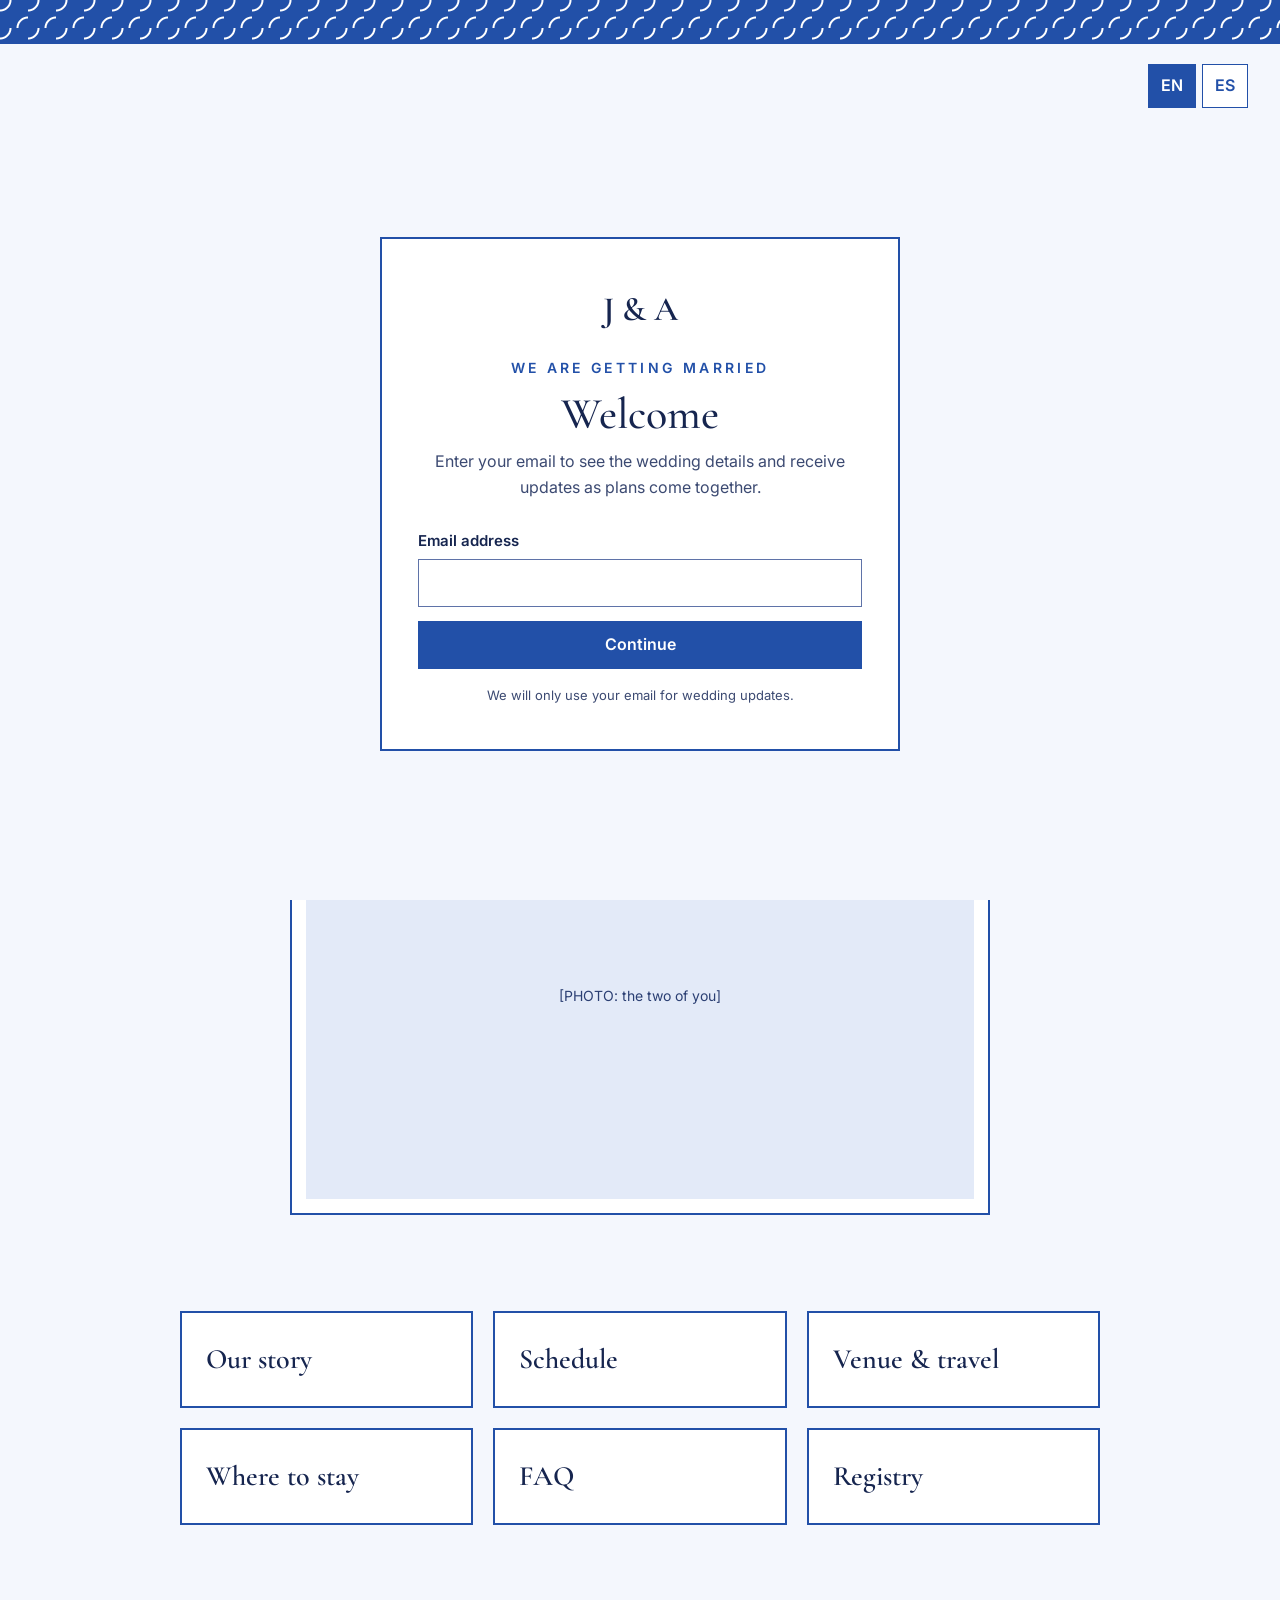
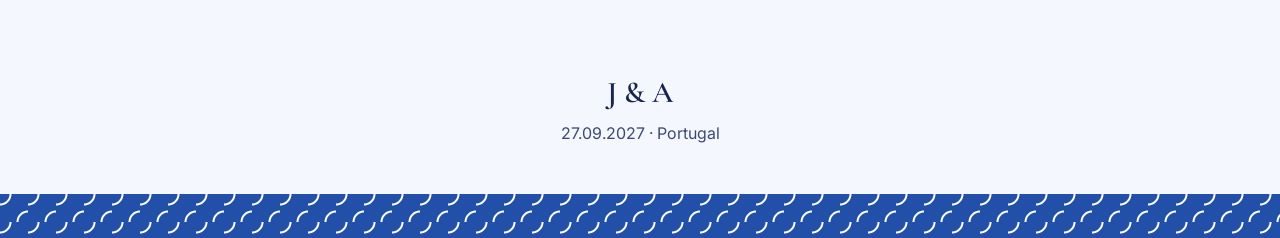
<file: index.html>
<!doctype html>
<html lang="en">
<head>
<meta charset="utf-8">
<meta name="viewport" content="width=device-width, initial-scale=1">
<meta name="robots" content="noindex, nofollow">
<title>Jennifer & Andre</title>
<link rel="preconnect" href="https://fonts.googleapis.com">
<link rel="preconnect" href="https://fonts.gstatic.com" crossorigin>
<link href="https://fonts.googleapis.com/css2?family=Cormorant+Garamond:ital,wght@0,400;0,500;0,600;1,400&family=Inter:wght@400;500;600&display=swap" rel="stylesheet">
<link rel="stylesheet" href="assets/css/styles.css">
</head>
<body data-page="home" data-title="home.title">
<div id="site-header"></div>
<main id="main">
<section class="hero">
<p class="eyebrow" data-i18n="tagline">We are getting married</p>
<h1>Jennifer<em data-i18n="and">&amp;</em>Andre</h1>
<p class="date" data-i18n="date">Monday, 27 September 2027</p>
<p class="place" data-i18n="place">Quinta Lago dos Cisnes, Portugal</p>
<a class="btn" href="rsvp.html" data-i18n="nav.rsvp">RSVP</a>
<div class="photo-frame"><div data-i18n="photo">[PHOTO: the two of you]</div></div>
</section>
<nav class="home-links" aria-label="Sections">
<a href="story.html" data-i18n="nav.story">Our story</a>
<a href="schedule.html" data-i18n="nav.schedule">Schedule</a>
<a href="venue.html" data-i18n="nav.venue">Venue &amp; travel</a>
<a href="stay.html" data-i18n="nav.stay">Where to stay</a>
<a href="faq.html" data-i18n="nav.faq">FAQ</a>
<a href="registry.html" data-i18n="nav.registry">Registry</a>
</nav>
</main>
<div id="site-footer"></div>
<noscript><p style="padding:24px;text-align:center">Please turn on JavaScript to view this site.</p></noscript>
<script src="assets/js/config.js"></script>
<script src="assets/js/i18n.js"></script>
<script src="assets/js/site.js"></script>
</body>
</html>
</file>
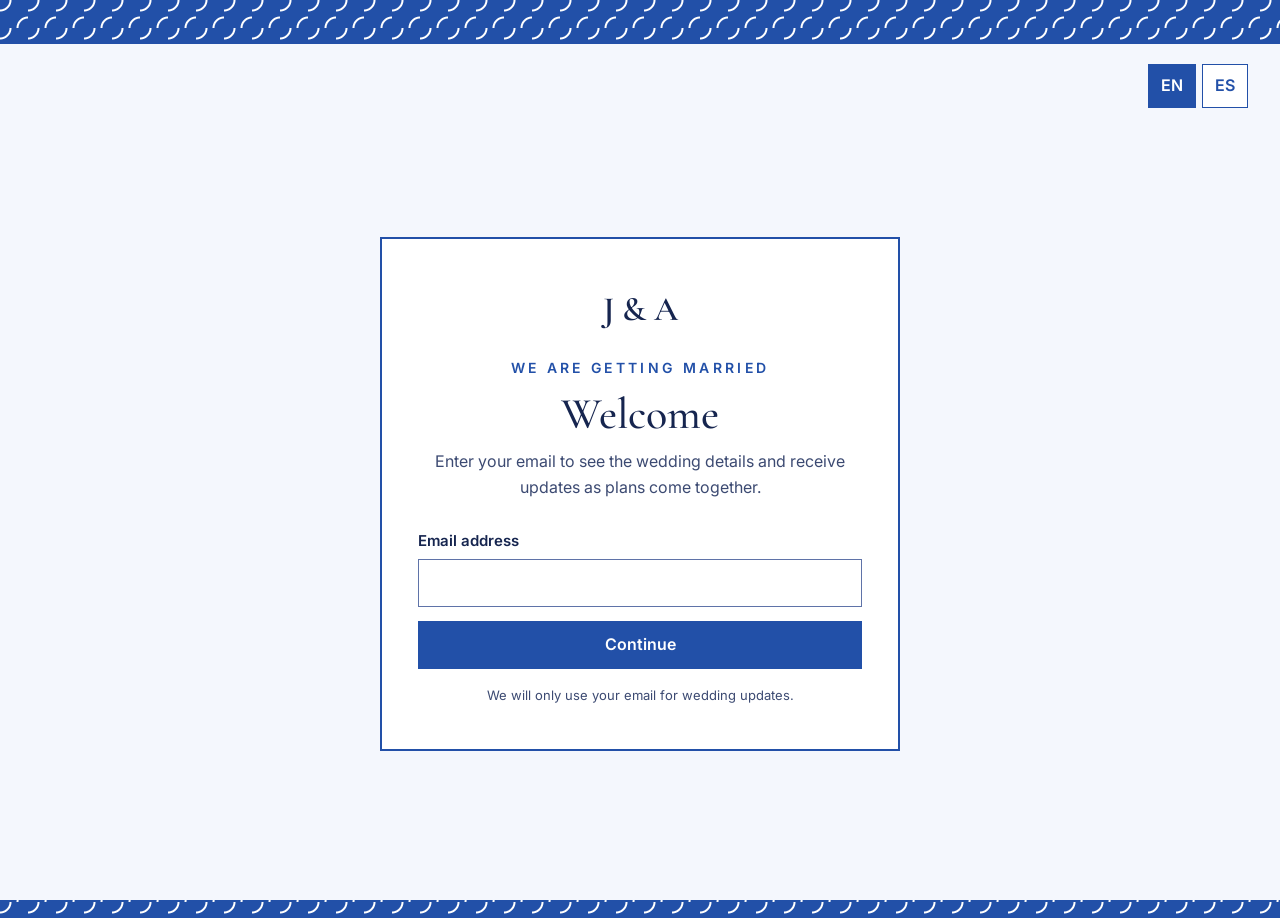
<file: faq.html>
<!doctype html>
<html lang="en">
<head>
<meta charset="utf-8">
<meta name="viewport" content="width=device-width, initial-scale=1">
<meta name="robots" content="noindex, nofollow">
<title>FAQ | Jennifer & Andre</title>
<link rel="preconnect" href="https://fonts.googleapis.com">
<link rel="preconnect" href="https://fonts.gstatic.com" crossorigin>
<link href="https://fonts.googleapis.com/css2?family=Cormorant+Garamond:ital,wght@0,400;0,500;0,600;1,400&family=Inter:wght@400;500;600&display=swap" rel="stylesheet">
<link rel="stylesheet" href="assets/css/styles.css">
</head>
<body data-page="faq" data-title="faq.title">
<div id="site-header"></div>
<main id="main">
<section class="section wide">
<h1 class="page-title" data-i18n="faq.h">Good to know</h1>
<div class="faq-grid">
<div><h3 data-i18n="q1">x</h3><p data-i18n="q1d">x</p></div>
<div><h3 data-i18n="q2">x</h3><p data-i18n="q2d">x</p></div>
<div><h3 data-i18n="q3">x</h3><p data-i18n="q3d">x</p></div>
<div><h3 data-i18n="q4">x</h3><p data-i18n="q4d">x</p></div>
<div><h3 data-i18n="q5">x</h3><p data-i18n="q5d">x</p></div>
<div><h3 data-i18n="q6">x</h3><p data-i18n="q6d">x</p></div>
</div>
</section>
</main>
<div id="site-footer"></div>
<noscript><p style="padding:24px;text-align:center">Please turn on JavaScript to view this site.</p></noscript>
<script src="assets/js/config.js"></script>
<script src="assets/js/i18n.js"></script>
<script src="assets/js/site.js"></script>
</body>
</html>
</file>
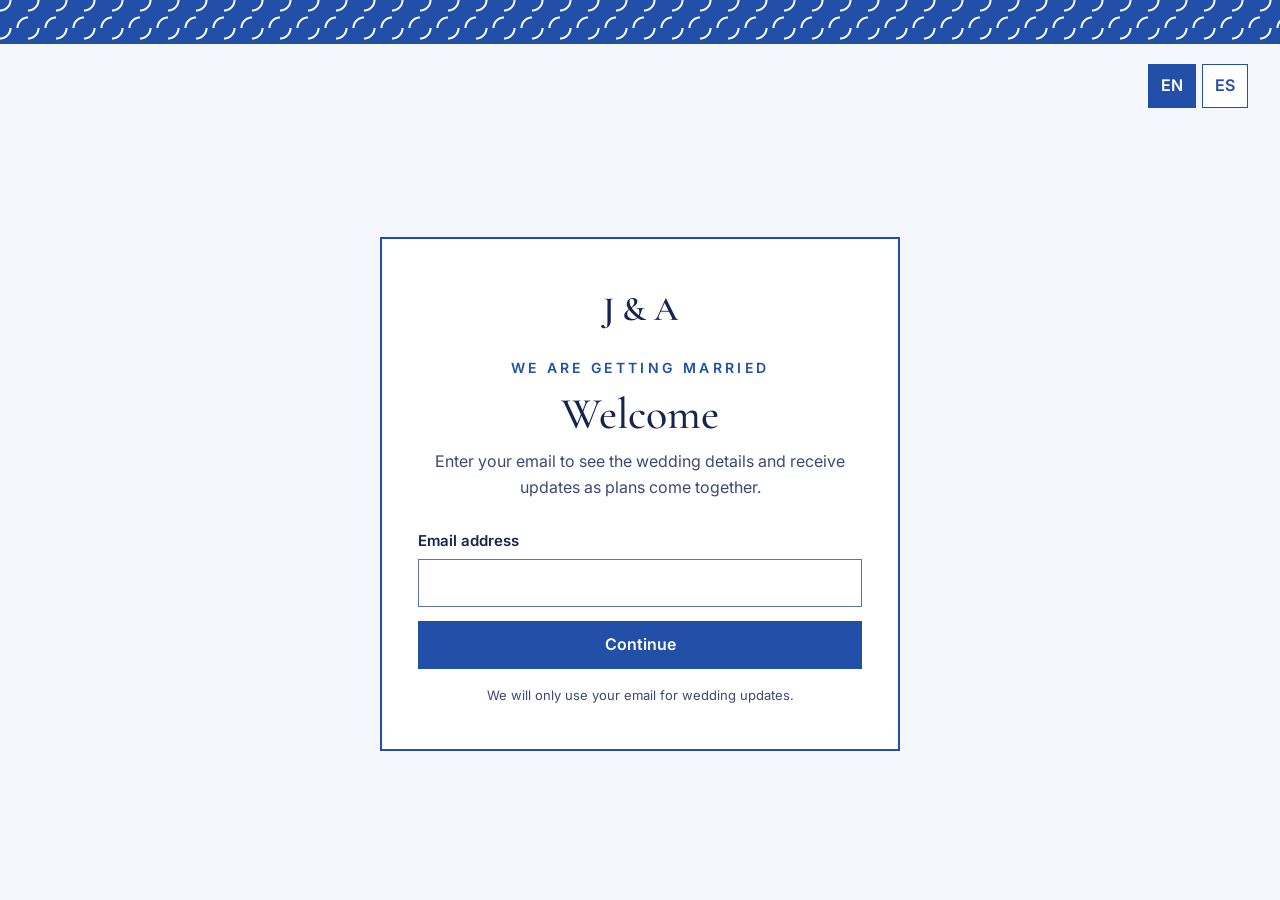
<file: registry.html>
<!doctype html>
<html lang="en">
<head>
<meta charset="utf-8">
<meta name="viewport" content="width=device-width, initial-scale=1">
<meta name="robots" content="noindex, nofollow">
<title>Registry | Jennifer & Andre</title>
<link rel="preconnect" href="https://fonts.googleapis.com">
<link rel="preconnect" href="https://fonts.gstatic.com" crossorigin>
<link href="https://fonts.googleapis.com/css2?family=Cormorant+Garamond:ital,wght@0,400;0,500;0,600;1,400&family=Inter:wght@400;500;600&display=swap" rel="stylesheet">
<link rel="stylesheet" href="assets/css/styles.css">
</head>
<body data-page="registry" data-title="registry.title">
<div id="site-header"></div>
<main id="main">
<section class="section">
<div class="narrow">
<h1 class="page-title" data-i18n="registry.h">Registry &amp; gifts</h1>
<p class="lead" data-i18n="registry.p">[Registry or honeymoon fund details.]</p>
</div>
</section>
</main>
<div id="site-footer"></div>
<noscript><p style="padding:24px;text-align:center">Please turn on JavaScript to view this site.</p></noscript>
<script src="assets/js/config.js"></script>
<script src="assets/js/i18n.js"></script>
<script src="assets/js/site.js"></script>
</body>
</html>
</file>
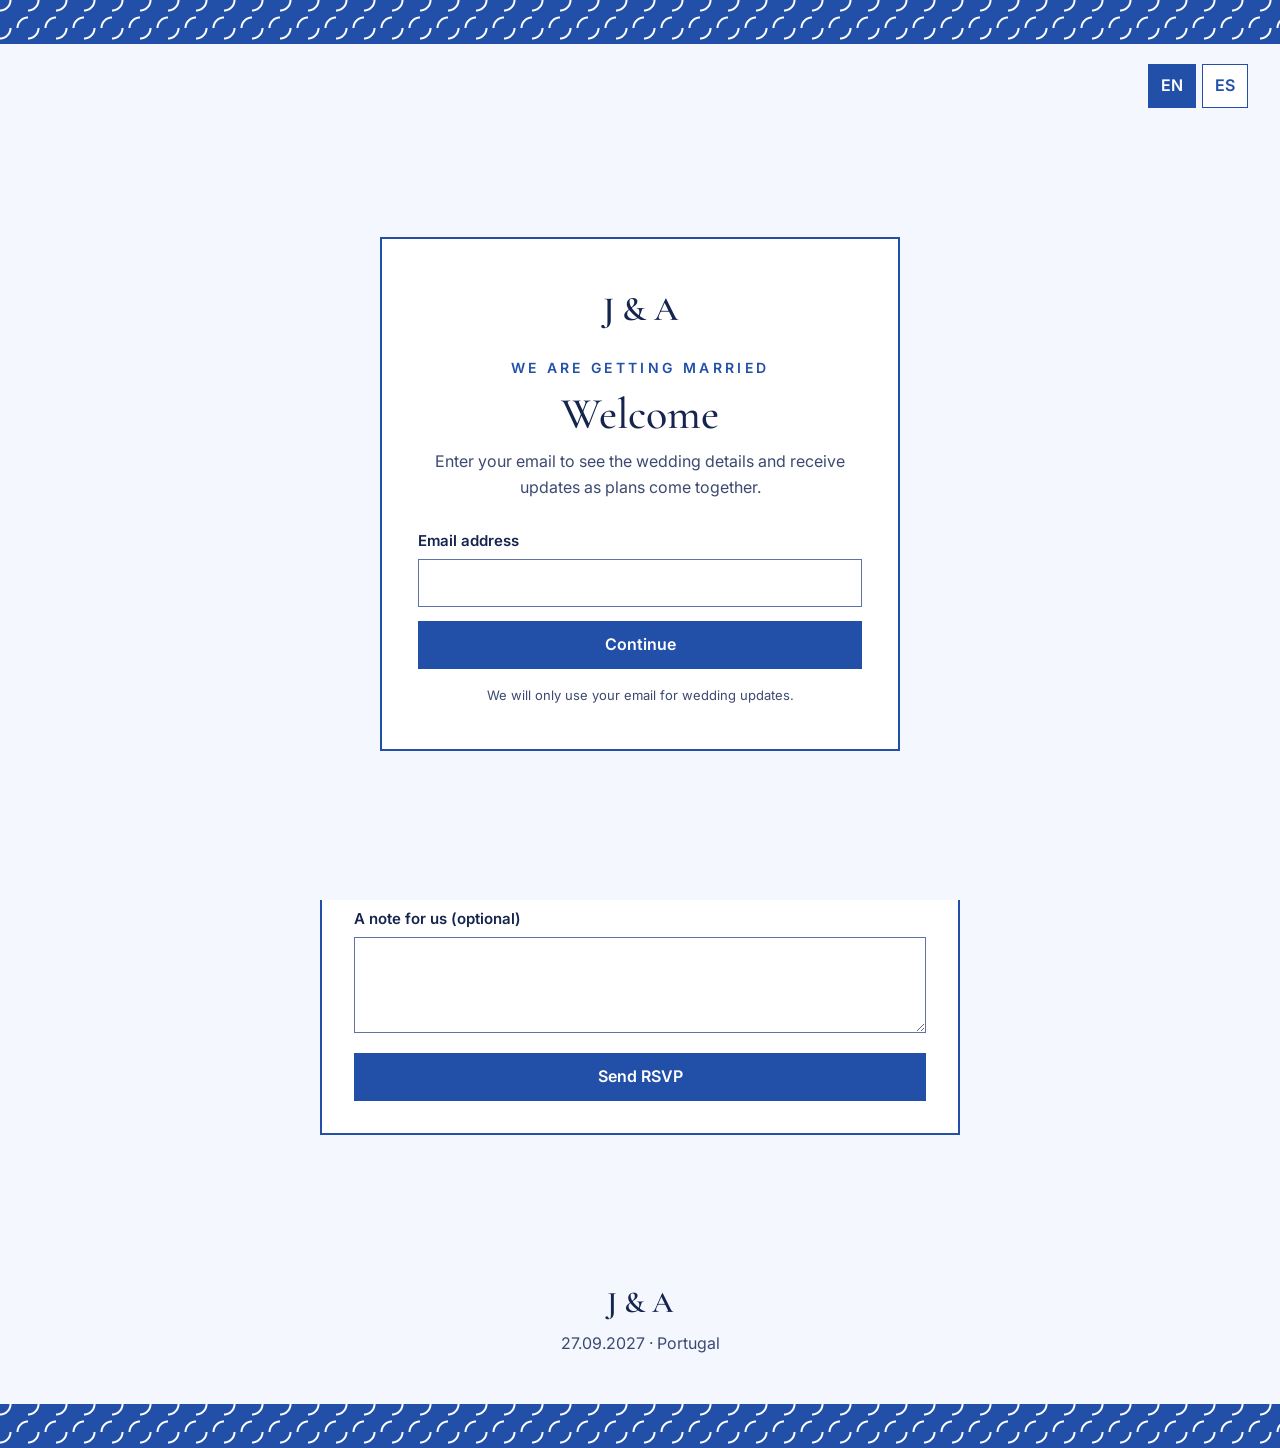
<file: rsvp.html>
<!doctype html>
<html lang="en">
<head>
<meta charset="utf-8">
<meta name="viewport" content="width=device-width, initial-scale=1">
<meta name="robots" content="noindex, nofollow">
<title>RSVP | Jennifer & Andre</title>
<link rel="preconnect" href="https://fonts.googleapis.com">
<link rel="preconnect" href="https://fonts.gstatic.com" crossorigin>
<link href="https://fonts.googleapis.com/css2?family=Cormorant+Garamond:ital,wght@0,400;0,500;0,600;1,400&family=Inter:wght@400;500;600&display=swap" rel="stylesheet">
<link rel="stylesheet" href="assets/css/styles.css">
</head>
<body data-page="rsvp" data-title="rsvp.title">
<div id="site-header"></div>
<main id="main">
<section class="section">
<h1 class="page-title" data-i18n="nav.rsvp">RSVP</h1>
<p class="page-sub" data-i18n="rsvp.by">Kindly reply by [RSVP DEADLINE]</p>
<form id="rsvp-form" class="card-form" novalidate>
<div class="field"><label for="name" data-i18n="f.name">Full name</label><input id="name" name="name" type="text" autocomplete="name" required></div>
<div class="field"><label for="email" data-i18n="f.email">Email address</label><input id="email" name="email" type="email" autocomplete="email" required></div>
<div class="field"><label for="attending" data-i18n="f.attend">Will you attend?</label><select id="attending" name="attending"><option value="yes" data-i18n="f.yes">Joyfully accepts</option><option value="no" data-i18n="f.no">Regretfully declines</option></select></div>
<div class="field"><label for="party" data-i18n="f.party">Number of guests in your party</label><input id="party" name="party" type="number" min="1" max="10" value="1"></div>
<div class="field"><label for="diet" data-i18n="f.diet">Dietary requirements</label><input id="diet" name="diet" type="text"></div>
<div class="field"><label for="message" data-i18n="f.msg">A note for us (optional)</label><textarea id="message" name="message"></textarea></div>
<input class="hp" type="text" name="company" tabindex="-1" autocomplete="off" aria-hidden="true">
<p id="rsvp-msg" class="form-msg" role="status" hidden></p>
<button class="btn" type="submit" data-i18n="f.send">Send RSVP</button>
</form>
</section>
</main>
<div id="site-footer"></div>
<noscript><p style="padding:24px;text-align:center">Please turn on JavaScript to view this site.</p></noscript>
<script src="assets/js/config.js"></script>
<script src="assets/js/i18n.js"></script>
<script src="assets/js/site.js"></script>
</body>
</html>
</file>
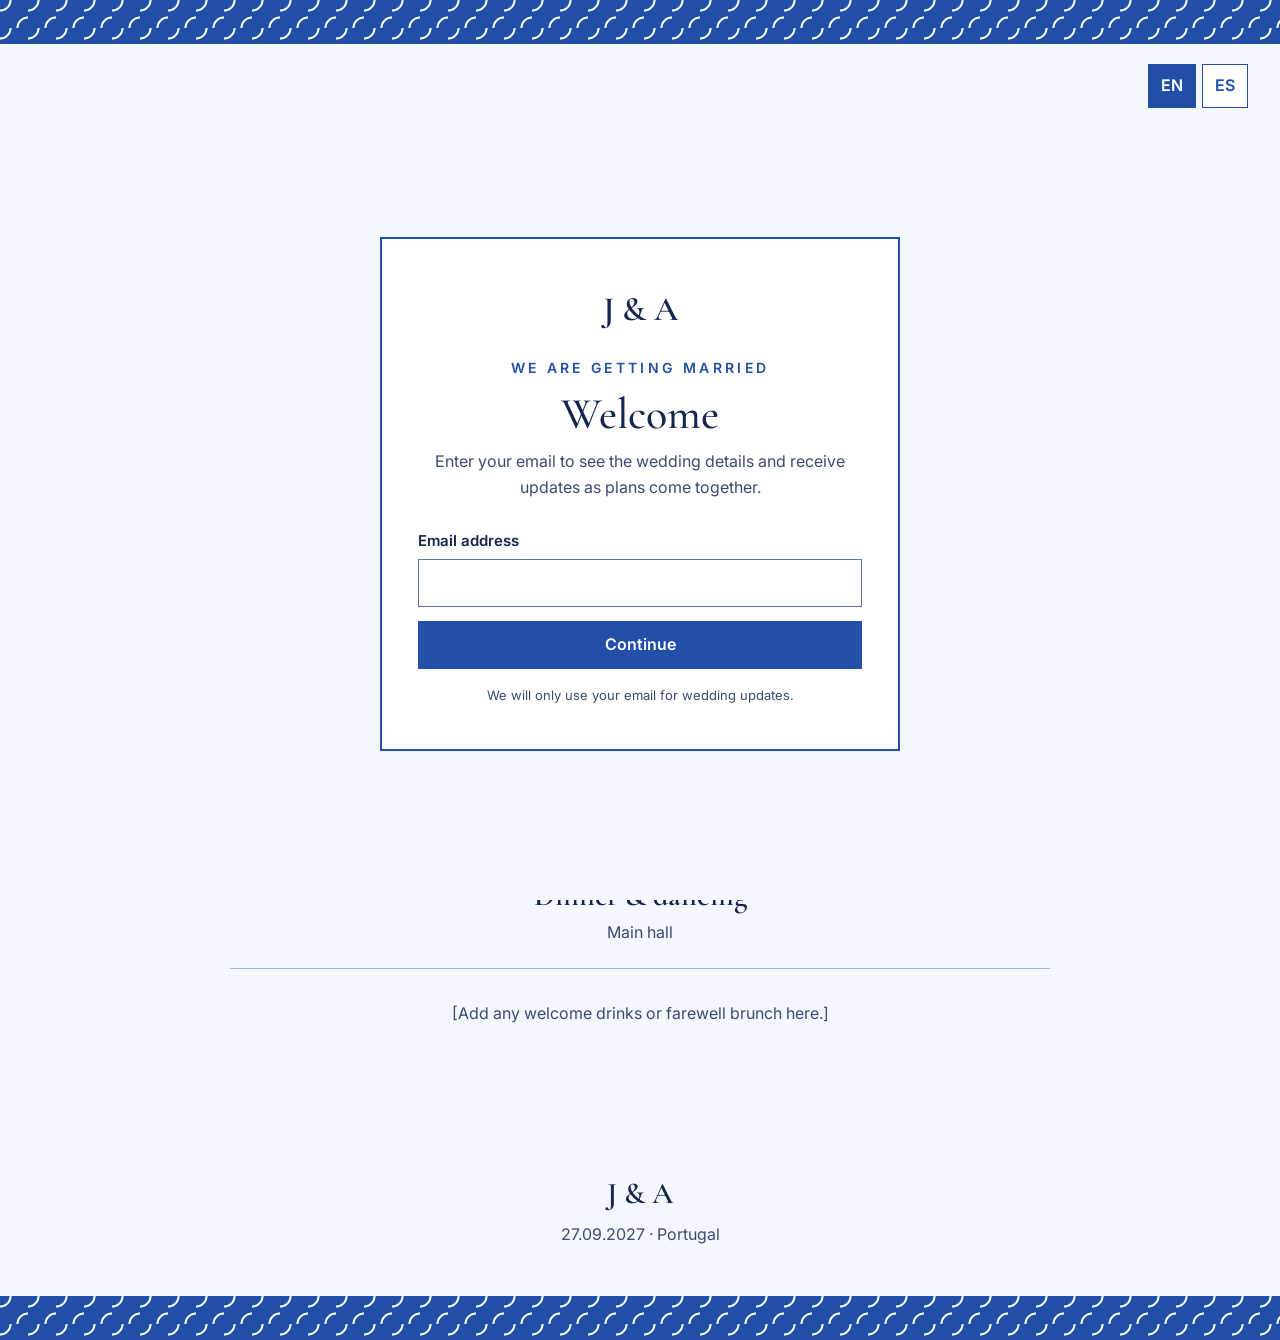
<file: schedule.html>
<!doctype html>
<html lang="en">
<head>
<meta charset="utf-8">
<meta name="viewport" content="width=device-width, initial-scale=1">
<meta name="robots" content="noindex, nofollow">
<title>Schedule | Jennifer & Andre</title>
<link rel="preconnect" href="https://fonts.googleapis.com">
<link rel="preconnect" href="https://fonts.gstatic.com" crossorigin>
<link href="https://fonts.googleapis.com/css2?family=Cormorant+Garamond:ital,wght@0,400;0,500;0,600;1,400&family=Inter:wght@400;500;600&display=swap" rel="stylesheet">
<link rel="stylesheet" href="assets/css/styles.css">
</head>
<body data-page="schedule" data-title="schedule.title">
<div id="site-header"></div>
<main id="main">
<section class="section wide">
<h1 class="page-title" data-i18n="nav.schedule">Schedule</h1>
<p class="page-sub" data-i18n="date">Monday, 27 September 2027</p>
<div class="timeline">
<div class="row"><p class="time" data-i18n="time">[TIME]</p><h3 data-i18n="s1">x</h3><p class="d" data-i18n="s1d">x</p></div>
<div class="row"><p class="time" data-i18n="time">[TIME]</p><h3 data-i18n="s2">x</h3><p class="d" data-i18n="s2d">x</p></div>
<div class="row"><p class="time" data-i18n="time">[TIME]</p><h3 data-i18n="s3">x</h3><p class="d" data-i18n="s3d">x</p></div>
<div class="row"><p class="time" data-i18n="time">[TIME]</p><h3 data-i18n="s4">x</h3><p class="d" data-i18n="s4d">x</p></div>
</div>
<p class="page-sub" style="margin-top:32px" data-i18n="schedule.note">[Add any welcome drinks or farewell brunch here.]</p>
</section>
</main>
<div id="site-footer"></div>
<noscript><p style="padding:24px;text-align:center">Please turn on JavaScript to view this site.</p></noscript>
<script src="assets/js/config.js"></script>
<script src="assets/js/i18n.js"></script>
<script src="assets/js/site.js"></script>
</body>
</html>
</file>
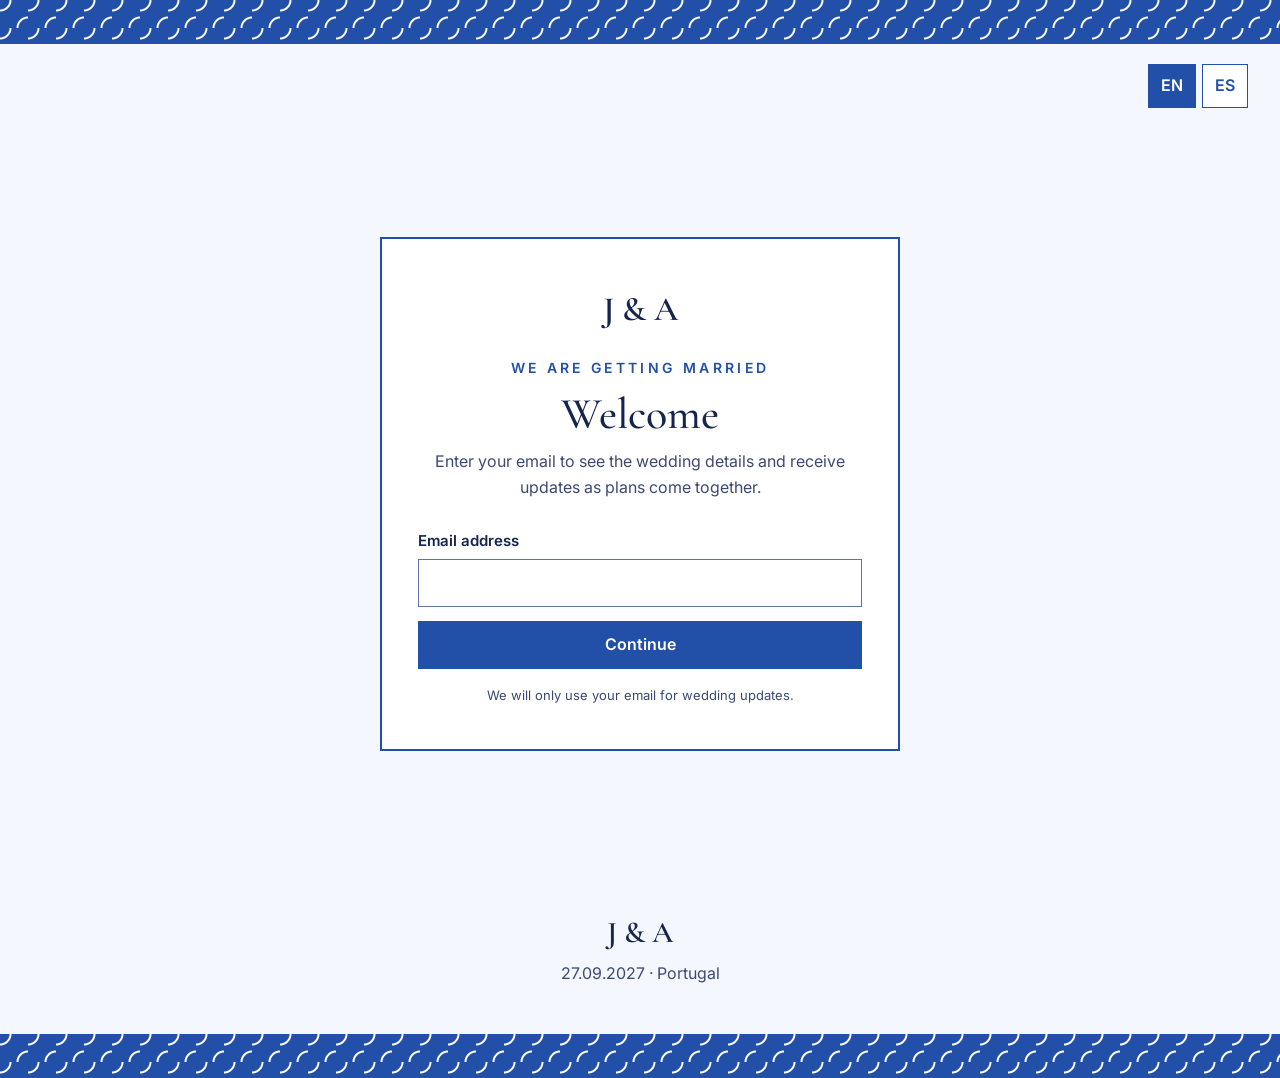
<file: stay.html>
<!doctype html>
<html lang="en">
<head>
<meta charset="utf-8">
<meta name="viewport" content="width=device-width, initial-scale=1">
<meta name="robots" content="noindex, nofollow">
<title>Where to stay | Jennifer & Andre</title>
<link rel="preconnect" href="https://fonts.googleapis.com">
<link rel="preconnect" href="https://fonts.gstatic.com" crossorigin>
<link href="https://fonts.googleapis.com/css2?family=Cormorant+Garamond:ital,wght@0,400;0,500;0,600;1,400&family=Inter:wght@400;500;600&display=swap" rel="stylesheet">
<link rel="stylesheet" href="assets/css/styles.css">
</head>
<body data-page="stay" data-title="stay.title">
<div id="site-header"></div>
<main id="main">
<section class="section wide">
<h1 class="page-title" data-i18n="nav.stay">Where to stay</h1>
<p class="lead" style="text-align:center" data-i18n="stay.p">[Short intro]</p>
<div class="timeline">
<div class="row"><h3 data-i18n="stay1">x</h3><p class="d" data-i18n="stay1d">x</p></div>
<div class="row"><h3 data-i18n="stay2">x</h3><p class="d" data-i18n="stay2d">x</p></div>
<div class="row"><h3 data-i18n="stay3">x</h3><p class="d" data-i18n="stay3d">x</p></div>
</div>
</section>
</main>
<div id="site-footer"></div>
<noscript><p style="padding:24px;text-align:center">Please turn on JavaScript to view this site.</p></noscript>
<script src="assets/js/config.js"></script>
<script src="assets/js/i18n.js"></script>
<script src="assets/js/site.js"></script>
</body>
</html>
</file>
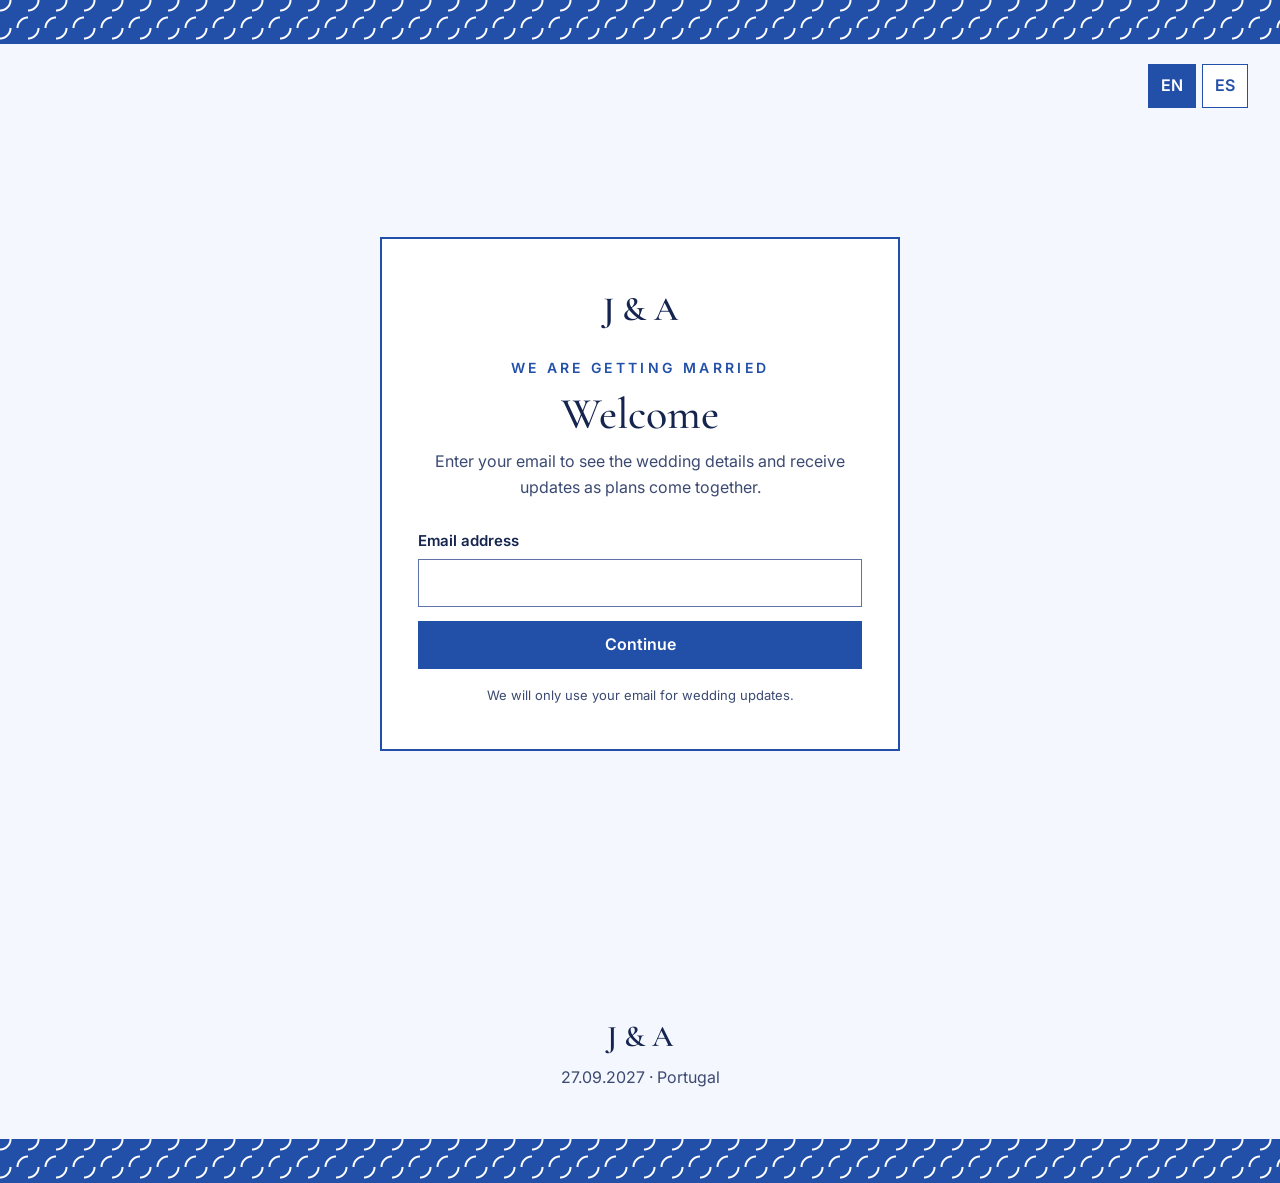
<file: story.html>
<!doctype html>
<html lang="en">
<head>
<meta charset="utf-8">
<meta name="viewport" content="width=device-width, initial-scale=1">
<meta name="robots" content="noindex, nofollow">
<title>Our story | Jennifer & Andre</title>
<link rel="preconnect" href="https://fonts.googleapis.com">
<link rel="preconnect" href="https://fonts.gstatic.com" crossorigin>
<link href="https://fonts.googleapis.com/css2?family=Cormorant+Garamond:ital,wght@0,400;0,500;0,600;1,400&family=Inter:wght@400;500;600&display=swap" rel="stylesheet">
<link rel="stylesheet" href="assets/css/styles.css">
</head>
<body data-page="story" data-title="story.title">
<div id="site-header"></div>
<main id="main">
<section class="section">
<div class="narrow">
<h1 class="page-title" data-i18n="nav.story">Our story</h1>
<p class="lead" data-i18n="story.p">[A few sentences on how you met and why Portugal.]</p>
<div class="photo-frame"><div data-i18n="photo">[PHOTO: the two of you]</div></div>
</div>
</section>
</main>
<div id="site-footer"></div>
<noscript><p style="padding:24px;text-align:center">Please turn on JavaScript to view this site.</p></noscript>
<script src="assets/js/config.js"></script>
<script src="assets/js/i18n.js"></script>
<script src="assets/js/site.js"></script>
</body>
</html>
</file>
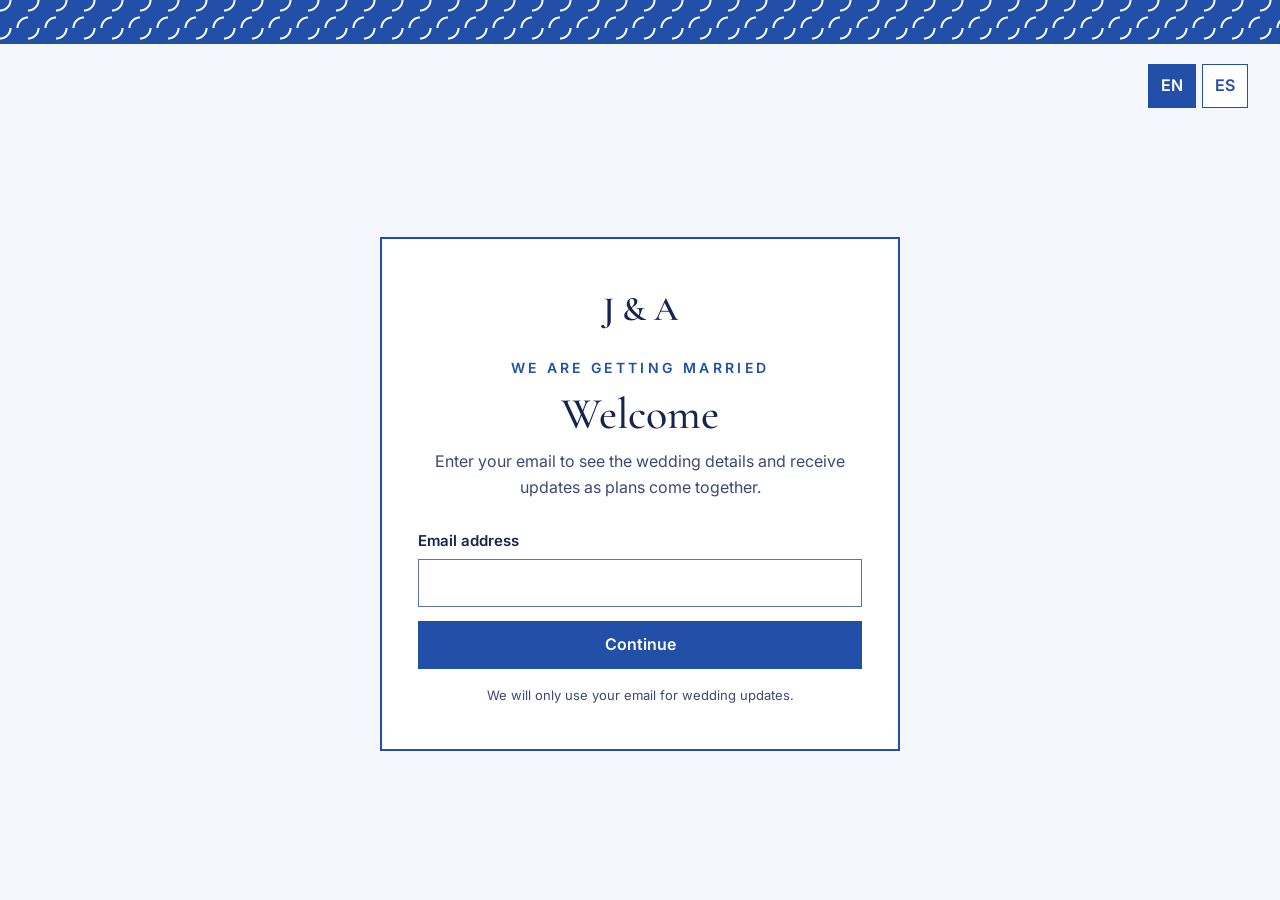
<file: venue.html>
<!doctype html>
<html lang="en">
<head>
<meta charset="utf-8">
<meta name="viewport" content="width=device-width, initial-scale=1">
<meta name="robots" content="noindex, nofollow">
<title>Venue & travel | Jennifer & Andre</title>
<link rel="preconnect" href="https://fonts.googleapis.com">
<link rel="preconnect" href="https://fonts.gstatic.com" crossorigin>
<link href="https://fonts.googleapis.com/css2?family=Cormorant+Garamond:ital,wght@0,400;0,500;0,600;1,400&family=Inter:wght@400;500;600&display=swap" rel="stylesheet">
<link rel="stylesheet" href="assets/css/styles.css">
</head>
<body data-page="venue" data-title="venue.title">
<div id="site-header"></div>
<main id="main">
<section class="section blue">
<div class="wide" style="text-align:center;max-width:1000px">
<h1 class="page-title" data-i18n="nav.venue">Venue &amp; travel</h1>
<p class="venue-name">Quinta Lago dos Cisnes</p>
<p style="color:#E3EBFB" data-i18n="address">[Venue address]</p>
<p style="color:#E3EBFB;margin-top:4px" data-i18n="map">[Map link]</p>
<div class="cols">
<div><h3 data-i18n="v1">Getting there</h3><p data-i18n="v1d">x</p></div>
<div><h3 data-i18n="v2">On the day</h3><p data-i18n="v2d">x</p></div>
<div><h3 data-i18n="v3">Getting around</h3><p data-i18n="v3d">x</p></div>
</div>
</div>
</section>
</main>
<div id="site-footer"></div>
<noscript><p style="padding:24px;text-align:center">Please turn on JavaScript to view this site.</p></noscript>
<script src="assets/js/config.js"></script>
<script src="assets/js/i18n.js"></script>
<script src="assets/js/site.js"></script>
</body>
</html>
</file>
<file: assets/css/styles.css>
:root{
  --blue:#2250A8;
  --ink:#16254F;
  --muted:#3C4A72;
  --body:#2F3B63;
  --bg:#F4F7FD;
  --white:#FFFFFF;
  --pale:#E3EAF8;
  --line:#9FB2DD;
  --field:#5F73A8;
  --error:#A3261D;
  --serif:'Cormorant Garamond',Georgia,serif;
  --sans:'Inter',system-ui,sans-serif;
}
*{box-sizing:border-box}
html{scroll-behavior:smooth}
body{margin:0;background:var(--bg);color:var(--ink);font-family:var(--sans);line-height:1.6}
h1,h2,h3,p{margin:0}
a{color:var(--blue)}a:hover{color:var(--ink)}
img{max-width:100%;display:block}

.tile-band{height:44px;background-color:var(--blue);background-image:radial-gradient(circle at 0 0,transparent 9px,#fff 10px 11px,transparent 12px),radial-gradient(circle at 100% 100%,transparent 9px,#fff 10px 11px,transparent 12px);background-size:28px 28px}

.site-header{max-width:1200px;margin:0 auto;padding:24px 40px;display:flex;flex-wrap:wrap;gap:16px 32px;align-items:center;justify-content:space-between}
.monogram{font-family:var(--serif);font-size:30px;font-weight:600;color:var(--ink);text-decoration:none}
.site-nav{display:flex;flex-wrap:wrap;gap:8px 24px;font-size:15px;justify-content:center}
.site-nav a{color:var(--ink);text-decoration:none;padding:6px 0;border-bottom:2px solid transparent}
.site-nav a:hover,.site-nav a[aria-current="page"]{border-bottom-color:var(--blue)}
.lang{display:flex;gap:6px}
.lang button{height:44px;min-width:44px;padding:0 12px;border:1.5px solid var(--blue);background:var(--white);color:var(--blue);font:inherit;font-weight:600;cursor:pointer}
.lang button[aria-pressed="true"]{background:var(--blue);color:var(--white)}

.eyebrow{letter-spacing:.24em;text-transform:uppercase;font-size:14px;font-weight:600;color:var(--blue)}
.hero{max-width:900px;margin:0 auto;padding:48px 40px 96px;text-align:center}
.hero h1{font-family:var(--serif);font-weight:500;font-size:clamp(56px,9vw,120px);line-height:.95;margin-top:24px}
.hero h1 em{display:block;font-weight:400;color:var(--blue);font-size:.55em}
.hero .date{font-family:var(--serif);font-size:32px;margin-top:32px}
.hero .place{color:var(--muted);font-size:18px;margin-top:4px}
.btn{display:inline-flex;align-items:center;justify-content:center;min-height:48px;padding:0 36px;background:var(--blue);color:var(--white);text-decoration:none;font:inherit;font-weight:600;border:0;cursor:pointer}
.btn:hover{background:var(--ink);color:var(--white)}
.hero .btn{margin-top:36px}
.photo-frame{margin:64px auto 0;max-width:700px;aspect-ratio:16/10;border:2px solid var(--blue);padding:14px;background:var(--white)}
.photo-frame div{width:100%;height:100%;background:var(--pale);display:flex;align-items:center;justify-content:center;color:#2B3F73;font-size:14px}

.section{padding:96px 40px}
.section.white{background:var(--white);border-top:2px solid var(--blue);border-bottom:2px solid var(--blue)}
.section.blue{background:var(--blue);color:var(--white)}
.narrow{max-width:720px;margin:0 auto;text-align:center}
.wide{max-width:900px;margin:0 auto}
.page-title{font-family:var(--serif);font-weight:500;font-size:52px;text-align:center}
.page-sub{color:var(--muted);text-align:center;margin-top:6px}
.lead{font-size:18px;color:var(--body);margin-top:20px}

.home-links{max-width:1000px;margin:0 auto;padding:0 40px 96px;display:grid;grid-template-columns:repeat(auto-fit,minmax(min(220px,100%),1fr));gap:20px}
.home-links a{display:block;border:2px solid var(--blue);background:var(--white);padding:24px;text-decoration:none;color:var(--ink);font-family:var(--serif);font-size:28px;font-weight:600}
.home-links a:hover{background:var(--pale)}

.timeline{margin-top:40px;text-align:center}
.timeline .row{padding:22px 0;border-top:1px solid var(--line)}
.timeline .row:last-child{border-bottom:1px solid var(--line)}
.timeline .time{font-weight:600;color:var(--blue)}
.timeline h3{font-family:var(--serif);font-weight:600;font-size:30px}
.timeline p.d{color:var(--muted)}

.cols{margin-top:48px;display:grid;grid-template-columns:repeat(auto-fit,minmax(min(260px,100%),1fr));gap:32px;text-align:left}
.cols>div{border-top:1px solid #AFC3F0;padding-top:16px}
.cols h3{font-size:14px;letter-spacing:.14em;text-transform:uppercase}
.cols p{margin-top:8px;color:#E3EBFB}
.venue-name{font-family:var(--serif);font-size:30px;margin-top:20px}

.card-form{margin:32px auto 0;max-width:640px;display:flex;flex-direction:column;gap:20px;background:var(--white);border:2px solid var(--blue);padding:32px}
.field{display:flex;flex-direction:column;gap:6px}
.field label{font-weight:600;font-size:15px}
.field input,.field select,.field textarea{min-height:48px;padding:10px 14px;border:1.5px solid var(--field);background:var(--white);font:inherit;color:var(--ink)}
.field textarea{min-height:96px;resize:vertical}
.form-msg{font-size:15px;padding:12px 14px;background:var(--pale)}
.form-msg.err{color:var(--error);background:#FBEAE8}
.hp{position:absolute;left:-9999px}

.faq-grid{margin-top:40px;display:grid;grid-template-columns:repeat(auto-fit,minmax(min(260px,100%),1fr));gap:32px 48px}
.faq-grid h3{font-size:18px}
.faq-grid p{color:var(--body);margin-top:6px}

.site-footer{padding:48px 40px;text-align:center}
.site-footer .monogram{display:block}
.site-footer p{color:var(--muted);margin-top:4px}

.gate{position:fixed;inset:0;z-index:50;background:var(--bg);overflow-y:auto;display:flex;flex-direction:column}
.gate-top{display:flex;justify-content:flex-end;padding:20px 32px}
.gate-wrap{flex:1;display:flex;align-items:center;justify-content:center;padding:24px 24px 64px}
.gate-card{width:100%;max-width:520px;background:var(--white);border:2px solid var(--blue);padding:44px 36px;text-align:center}
.gate-card .monogram{font-size:34px;display:block}
.gate-card h2{font-family:var(--serif);font-weight:500;font-size:44px;line-height:1.05;margin-top:12px}
.gate-card p.t{color:var(--muted);margin-top:12px}
.gate-card form{margin-top:28px;display:flex;flex-direction:column;gap:14px;text-align:left}
.gate-card .btn{width:100%}
.gate-card .fine{font-size:13px;color:var(--muted);margin-top:16px}

:focus-visible{outline:3px solid var(--ink);outline-offset:2px}
@media (max-width:600px){
  .site-header,.section,.hero{padding-left:20px;padding-right:20px}
  .page-title{font-size:42px}
}
</file>
